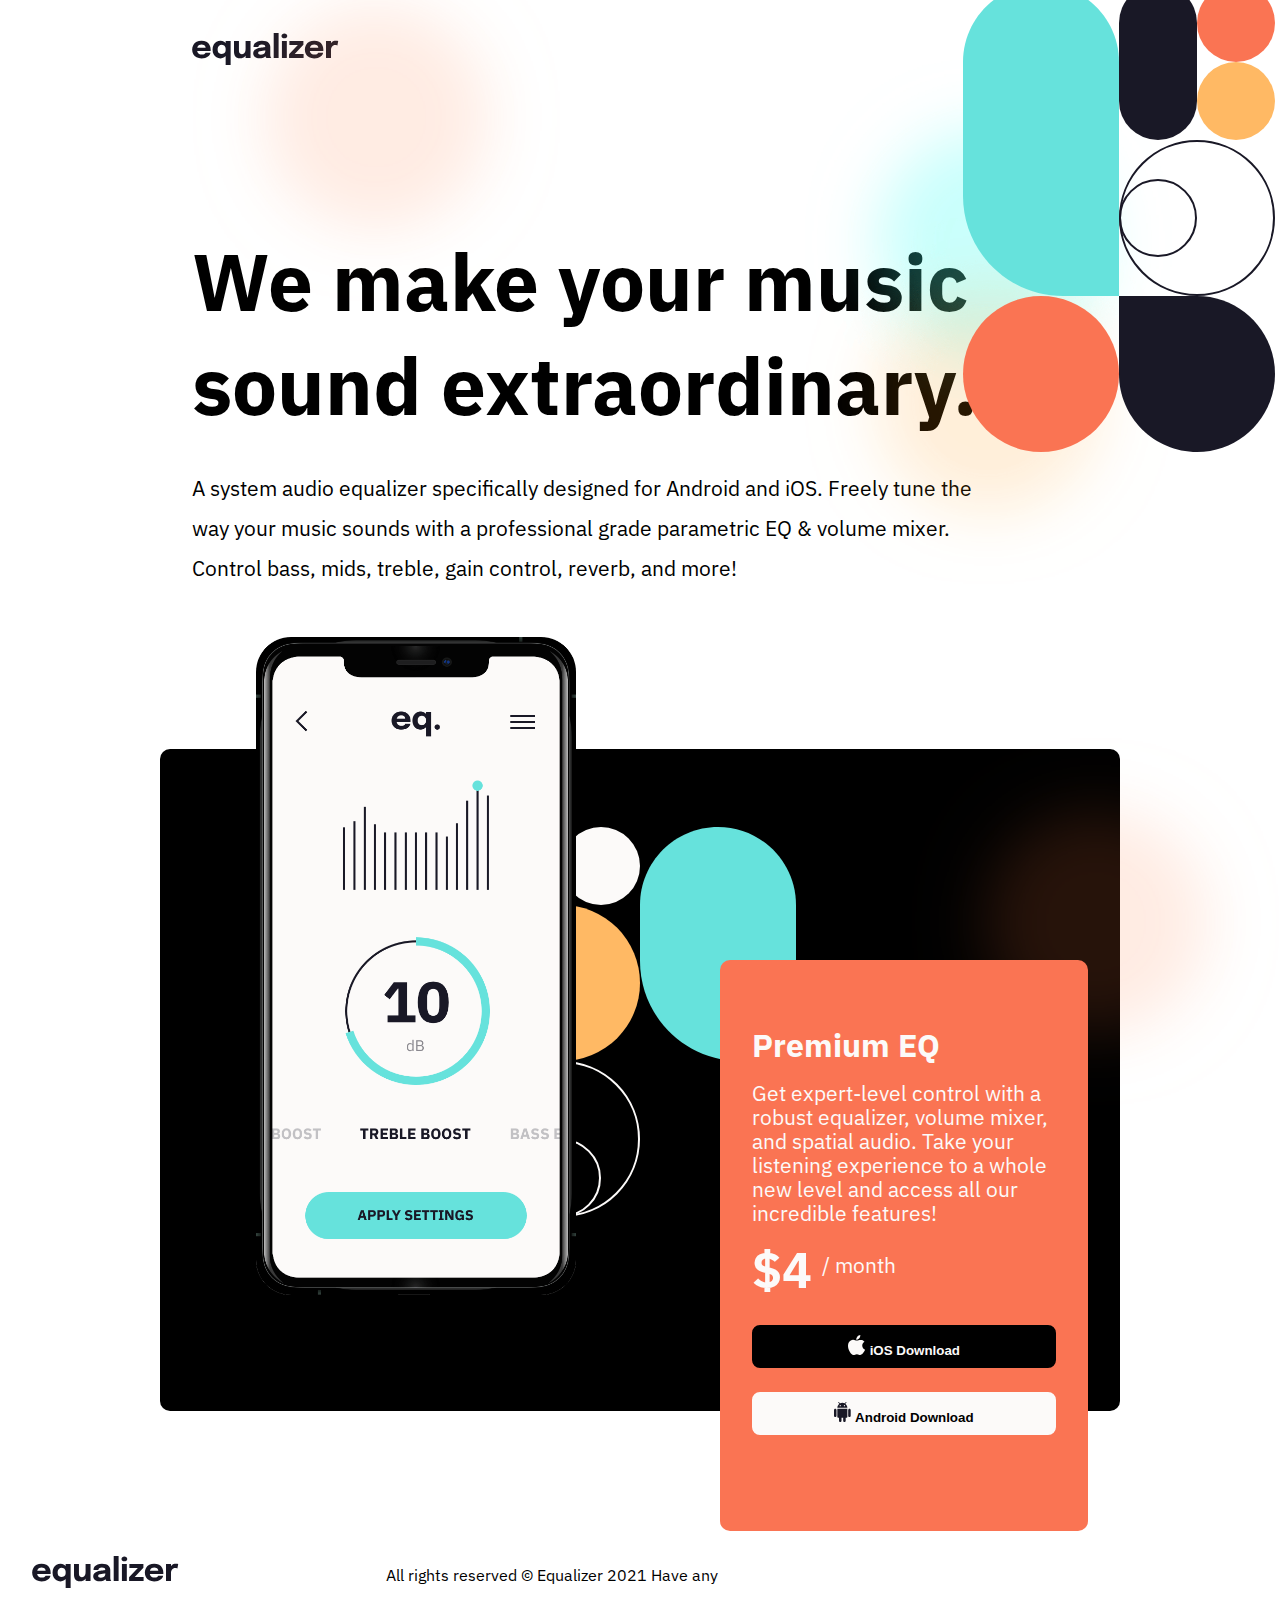
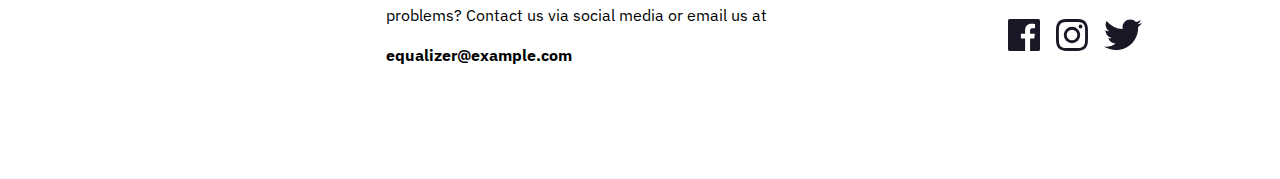
<file: index.html>
<!DOCTYPE html>
<html lang="en">
<head>
  <meta charset="UTF-8">
  <meta name="viewport" content="width=device-width, initial-scale=1.0">

  <link rel="icon" type="image/png" sizes="32x32" href="./assets/favicon-32x32.png">
  <link rel="stylesheet"  href="style.css">
  <link rel="preconnect" href="https://fonts.googleapis.com">
<link rel="preconnect" href="https://fonts.gstatic.com" crossorigin>
<link href="https://fonts.googleapis.com/css2?family=IBM+Plex+Sans:wght@400;700&display=swap" rel="stylesheet">
  
  <title>Frontend Mentor | Equalizer landing page</title>
</head>
<body>
  <div class="parent-container">
  <header>
    <div class="hero-container">
    <a href="#">
      <img alt="equalizer-logo" src="assets/logo.svg">
   </a>
   
   <h1>
    We make your music sound extraordinary.
   </h1>
   <p class="hero-text">
    A system audio equalizer specifically designed for Android and iOS. Freely tune the 
    way your music sounds with a professional grade parametric EQ & volume mixer. Control 
    bass, mids, treble, gain control, reverb, and more!
  
   </p>
  </div>
   <div class="background-shaded-container">
    <picture>
      <source media="(min-width:1000px)" srcset="assets/bg-main-desktop.png">
      <source media="(min-width:800px)" srcset="assets/bg-main-tablet.png">
      <img src="assets/bg-main-mobile.png" alt="shaded-background">
    </picture>
  </div> 
  <div class="pattern-1-container">
    <picture>
      <source media="(min-width:1000px)" srcset="assets/bg-pattern-1.svg">
      <source media="(min-width:800px)" srcset="assets/bg-pattern-1.svg">
      <img src="assets/bg-pattern-1.svg" alt="pattern-1">
    </picture>
  </div>
  </header>
  <main>
    <div></div>
    <div class="pattern-2-container">
      <picture>
        <source media="(min-width:1000px)" srcset="assets/bg-pattern-2.svg">
        <source media="(min-width:800px)" srcset="assets/bg-pattern-2.svg">
        <img src="assets/bg-pattern-2.svg" alt="pattern-2">
      </picture>
    </div>
    <div class="illustration-app-container">
      <picture>
        <source media="(min-width:1000px)" srcset="assets/illustration-app.png">
        <source media="(min-width:7800px)" srcset="assets/illustration-app.png">
        <img src="assets/illustration-app.png" alt="illustration-app">
      </picture>
    </div>
    <div class="premium-eq-main-container">
      <div class="premium-eq-container">
      <h1> Premium EQ</h1>
      <p class="hero-text">
        Get expert-level control with a robust equalizer, volume mixer, and spatial audio. Take 
        your listening experience to a whole new level and access all our incredible features!
      </p>
      <p class="price"><span style="font-weight: 700; font-size:50px; padding-right: 10px;">$4</span><span style="position: relative;top: -15px;">/ month</span></p>
      <div class="buttons">
      <button class="apple-button"><img src="assets/icon-apple.svg">  <b>iOS Download</b></button>
      <button class="android-button"><img src="assets/icon-android.svg"> <b>Android Download</b> </button>
    </div>
    </div>

    </div>
   

  </main>

  <footer>
    <a href="#">
      <img alt="equalizer-logo" src="assets/logo.svg">
   </a>
   <p class="hero-text">
    All rights reserved © Equalizer 2021
    Have any problems? Contact us via social media or email us at <b>equalizer@example.com</b>
   </p>
   <div class="social-media-icons">
      <img class="social-media-icons" src="assets/icon-facebook.svg">
      <img class="social-media-icons" src="assets/icon-instagram.svg">

      <img class="social-media-icons" src="assets/icon-twitter.svg">
   </div>

  </footer>

</div>

</body>
</html>
</file>
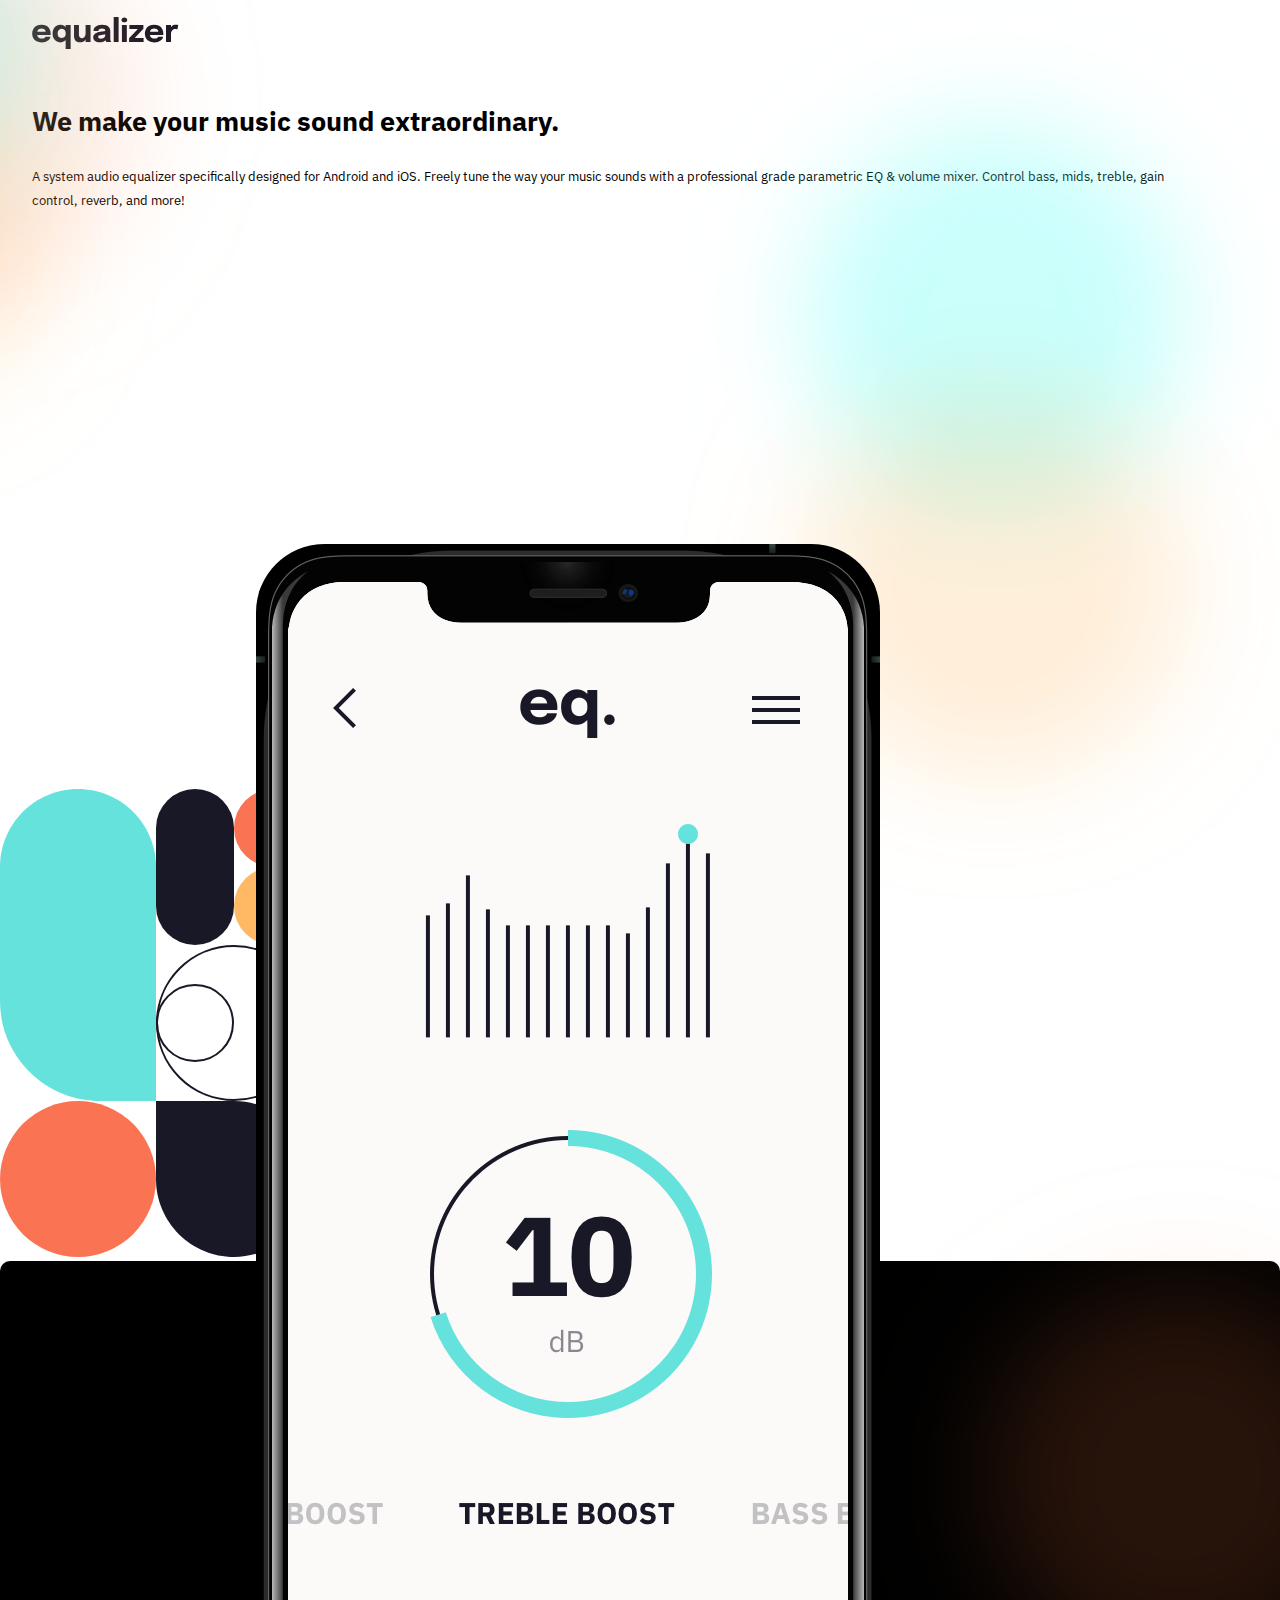
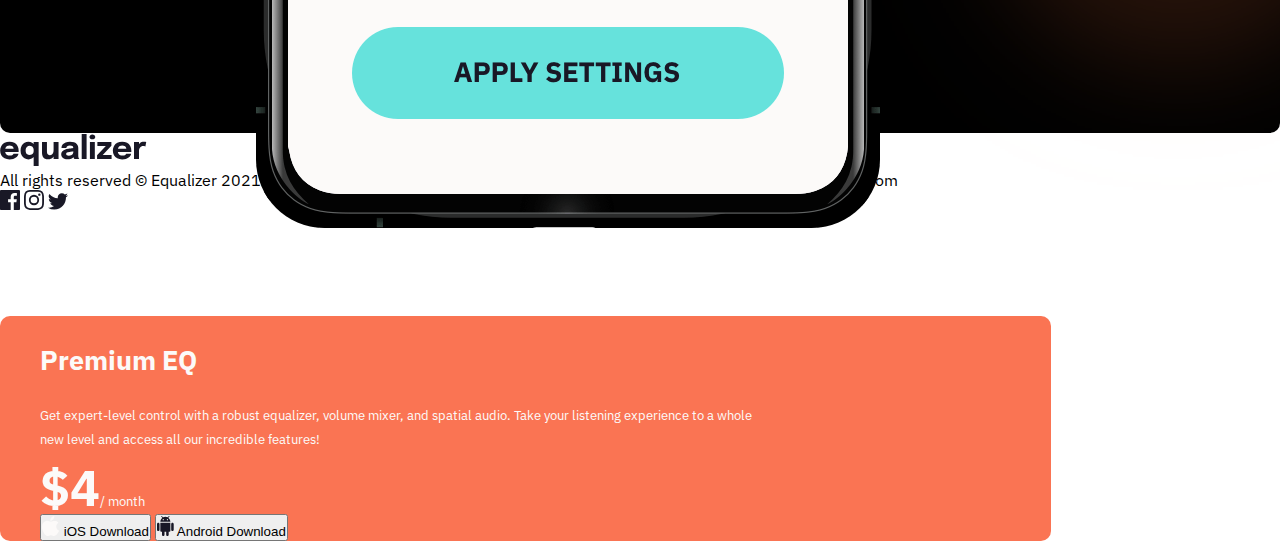
<file: starter-code/index.html>
<!DOCTYPE html>
<html lang="en">
<head>
  <meta charset="UTF-8">
  <meta name="viewport" content="width=device-width, initial-scale=1.0">

  <link rel="icon" type="image/png" sizes="32x32" href="./assets/favicon-32x32.png">
  <link rel="stylesheet"  href="../starter-code/style.css">
  <link rel="preconnect" href="https://fonts.googleapis.com">
<link rel="preconnect" href="https://fonts.gstatic.com" crossorigin>
<link href="https://fonts.googleapis.com/css2?family=IBM+Plex+Sans:wght@400;700&display=swap" rel="stylesheet">
  
  <title>Frontend Mentor | Equalizer landing page</title>
</head>
<body>
  <div class="parent-container">
  <header>
    <div class="hero-container">
    <a href="#">
      <img alt="equalizer-logo" src="../assets/logo.svg">
   </a>
   
   <h1>
    We make your music sound extraordinary.
   </h1>
   <p class="hero-text">
    A system audio equalizer specifically designed for Android and iOS. Freely tune the 
    way your music sounds with a professional grade parametric EQ & volume mixer. Control 
    bass, mids, treble, gain control, reverb, and more!
  
   </p>
  </div>
   <div class="background-shaded-container">
    <picture>
      <source media="(min-width:1000px)" srcset="../assets/bg-main-desktop.png">
      <source media="(min-width:700px)" srcset="../assets/bg-main-tablet.png">
      <img src="../assets/bg-main-mobile.png" alt="shaded-background">
    </picture>
  </div> 
  <div class="pattern-1-container">
    <picture>
      <source media="(min-width:1000px)" srcset="../assets/bg-pattern-1.svg">
      <source media="(min-width:700px)" srcset="../assets/bg-pattern-1.svg">
      <img src="../assets/bg-pattern-1.svg" alt="pattern-1">
    </picture>
  </div>
  </header>
  <main>
    <div class="pattern-2-container">
      <picture>
        <source media="(min-width:1000px)" srcset="../assets/bg-pattern-2.svg">
        <source media="(min-width:700px)" srcset="../assets/bg-pattern-2.svg">
        <img src="../assets/bg-pattern-2.svg" alt="pattern-2">
      </picture>
    </div>
    <div class="illustration-app-container">
      <picture>
        <source media="(min-width:1000px)" srcset="../assets/illustration-app.png">
        <source media="(min-width:700px)" srcset="../assets/illustration-app.png">
        <img src="../assets/illustration-app.png" alt="illustration-app">
      </picture>
    </div>
    <div class="premium-eq-main-container">
      <div class="premium-eq-container">
      <h1> Premium EQ</h1>
      <p class="hero-text">
        Get expert-level control with a robust equalizer, volume mixer, and spatial audio. Take 
        your listening experience to a whole new level and access all our incredible features!
      </p>
      <p class="price"><span style="font-weight: 700; font-size:50px;">$4</span>/ month</p>
      <button><img src="../assets/icon-apple.svg">  iOS Download</button>
      <button><img src="../assets/icon-android.svg">  Android Download</button>
    </div>

    </div>
    <footer>
      <a href="#">
        <img alt="equalizer-logo" src="../assets/logo.svg">
     </a>
     <p class="hero-text">
      All rights reserved © Equalizer 2021
      Have any problems? Contact us via social media or email us at equalizer@example.com
     </p>
     <img src="../assets/icon-facebook.svg">
     <img src="../assets/icon-instagram.svg">
  
     <img src="../assets/icon-twitter.svg">
  
  
    </footer>

  </main>

</div>

  


 

 

  


 

 

</body>
</html>
</file>
<file: style.css>
*{
    padding: 0;
    margin:0;
    box-sizing: border-box;
}

body{
    font-size:16px;
    font-family: 'IBM Plex Sans', sans-serif;
    height:auto
   
}
/* ----------------------------------------------Header and Herotext starting ------------------------------------------------------ */
header{
    max-width:24rem ;
}

.hero-container{
    margin-top: 1rem;
    margin-left: 2rem;
}
.hero-container h1{
    max-width: 19rem;
    margin-top: 3rem;
   
}

.hero-container p{
    max-width: 18rem;
    margin-top: 2rem;
    line-height: 1.5rem;
    font-size: 0.8rem;
    margin-bottom: 10rem;
}

.background-shaded-container img{
    position: absolute;
    max-width: 100%;
    height: auto;
   top:-7rem;
  
}
.pattern-1-container{
    display: none;
}

/* ------------------------------------------Main container starting ------------------------------------------------------------------------------------------------------*/

main{
    max-width:24rem;
    display: grid;
    grid-template-columns:4rem 16rem 4rem ;
    grid-template-rows: auto;
   
   
   
}

/* -------------------------pattern in black background-------------------------------------------------------------------------------- */
.pattern-2-container{
    display: flex;
    justify-content: center;
    max-width:24rem;
    background-color: black;
    grid-column: 1/4;
    grid-row: 1/4;
    border-radius: 10px;
    overflow: hidden;
}

/*-----------------------------------mobile app----------------------------------------------------------------------------------- */
.illustration-app-container{ 
    max-width:20rem;
    grid-column: 2/3;
    grid-row:1/3 ;
    position: relative;
    top:-7rem;
   

}
.illustration-app-container img{
    max-width: 90%;
    height: auto;
}

/* ------------------------------------orange container starting---------------------------------------------------------------- */
.premium-eq-main-container{
    max-width:24rem;
    
    background-color: #FA7453;
    grid-column: 1/4;
    grid-row: 4/5;
    position: relative;
    top:-4rem;
    border-radius: 10px;
   
}
.premium-eq-container{
    max-width: 19rem;
    color: #FCFAF9;
    margin-top: 1rem;
    margin-left: 2rem;
}
.premium-eq-container h1{
    font-size: 1.6rem;
    margin-bottom: 1rem;
}

.premium-eq-container p{
    line-height: 1.5rem;
    font-size: 0.8rem;
    margin-bottom: 2rem;
}
/* -------------------------------------------- buttons Starting---------------------------------------------------------------- */
.buttons{
    display: flex;
    flex-direction: column;
    justify-content: center;
}

.apple-button{
    background-color: black;
    color: #FCFAF9;
    padding: 0.5rem 1rem;
    margin-bottom: 1rem;
    border-radius: 0.5rem;
    text-align: center;
    border: 2px solid black;
}

.apple-button:hover{
background-color: #66E2DC;
cursor: pointer;
border: 2px #66E2DC solid;
}
.android-button{
    background-color:#FCFAF9;
    color: black;
    padding: 0.5rem 1rem;
    margin-bottom: 2rem;
    border-radius: 0.5rem;
    text-align: center;
    border: 2px solid #FCFAF9;
}
.android-button:hover{
    background-color: #FFB964;
    cursor: pointer;
    border: 2px solid #FFB964;
}

/*--------------------------------------- Footer Area Starting -----------------------------------------------------------------------*/

footer{

    max-width: 19rem;
    margin-top: 1rem;
    margin-left: 2rem;
}

footer a img{
    margin-bottom: 1rem;
}

footer p{
    line-height: 1.5rem;
    font-size: 0.8rem;
    margin-bottom: 3rem;
}

.social-media-icons{
    max-width: 5rem;
    display: flex;
    justify-content: space-between;
    margin-bottom: 4rem;
}
.social-media-icons:hover{
  color: #FA7453;

    cursor: pointer;
}

/* ------------------------------------ Media tablet Query starting--------------------------------------------------------------------- */

@media(min-width:800px)
{
    header{
        max-width:50rem ;
    }

    .hero-container h1{
        font-size: 3rem;
        max-width: 20rem;
        margin-top: 3rem;
       
    }
    .hero-container p{
        font-size: 1rem;
        max-width: 29rem;
    }

    .background-shaded-container{
        position: relative;
        top:-39rem;
        left:-7rem;
    }

    .background-shaded-container img{
        
        max-width: 100%;
        height: auto;
    }
   .pattern-1-container{
    display: block;
    position: absolute;
    top:-2rem;
    right:-2rem;
   }

    .pattern-1-container img{
       
        max-width:17rem;
       

    }

    /* ------------------------------------------Main container starting ------------------------------------------------------------------------------------------------------*/

main{
    max-width:50rem;
    display: grid;
    grid-template-columns:16rem 16rem 16rem ;
    margin-bottom: 9rem;
   
   
   
}

    /* -------------------------pattern in black background-------------------------------------------------------------------------------- */
.pattern-2-container{
    
    max-width:48rem;
    grid-column: 1/4;
   
   
}

/*-----------------------------------mobile app----------------------------------------------------------------------------------- */
.illustration-app-container{ 
    max-width:20rem;
    grid-column: 1/2;
    
    position: relative;
     left:6rem;
   

}
.illustration-app-container img{
    max-width: 100%;
    height: auto;
}

/* ------------------------------------orange container starting---------------------------------------------------------------- */
.premium-eq-main-container{
    max-width:25rem;
    
    background-color: #FA7453;
    grid-column: 2/4;
    position: absolute;
    top:48rem;
    left:16rem;
    border-radius: 10px;
   
}
.premium-eq-container{
    max-width: 19rem;
    color: #FCFAF9;
    margin:1rem 2rem;
}
.premium-eq-container h1{
    font-size: 1.6rem;
    margin-bottom: 1rem;
}

.premium-eq-container p{
    line-height: 1.5rem;
    font-size: 0.8rem;
    margin-bottom: 2rem;
}
/* -------------------------------------------- buttons Starting---------------------------------------------------------------- */
.buttons{
    display: flex;
    flex-direction: column;
    justify-content: center;
}

.apple-button{
   
    margin-bottom: 1.5rem;
   
}
.android-button{
  
    margin-bottom: 2rem;
    
}
.apple-button:hover{
    background-color: #66E2DC;
    cursor: pointer;
    border: 2px #66E2DC solid;
    }
    .android-button{
        background-color:#FCFAF9;
        color: black;
        padding: 0.5rem 1rem;
        margin-bottom: 2rem;
        border-radius: 0.5rem;
        text-align: center;
        border: 2px solid #FCFAF9;
    }
    .android-button:hover{
        background-color: #FFB964;
        cursor: pointer;
        border: 2px solid #FFB964;
    }
}
/* ------------------------------------ Media tablet Query ending------------------------------------------------------------------*/
/* ------------------------------------ Media desktop Query starting------------------------------------------------------------------*/

@media(min-width:1200px)
{

    header{
        max-width:75rem ;
        margin-left: 10rem;
        margin-top: 2rem;
    }

    .hero-container h1{
        font-size: 5rem;
        max-width: 60rem;
        margin-top: 10rem;
       
    }
    .hero-container p{
        font-size: 1.3rem;
        line-height: 2.5rem;
        max-width: 49rem;
    }

    .background-shaded-container{
        position: relative;
        top:-45rem;
        left:1rem;
    }

    .background-shaded-container img{
        
        max-width: 100%;
        height: auto;
    }
   .pattern-1-container{
    display: block;
    position: absolute;
    top:-1rem;
    right:0.3rem;
   }

    .pattern-1-container img{
       
        max-width:20rem;
       

    }

    /* ------------------------------------------Main container starting ------------------------------------------------------------------------------------------------------*/

main{
    max-width:75rem;
    display: grid;
    grid-template-columns:25rem 25rem 25rem ;
    margin-bottom: 9rem;
    margin-left: 10rem;
   
   
   
}

    /* -------------------------pattern in black background-------------------------------------------------------------------------------- */
.pattern-2-container{
    
    max-width:60rem;
    grid-column: 1/4;
   
   
}

/*-----------------------------------mobile app----------------------------------------------------------------------------------- */
.illustration-app-container{ 
    max-width:20rem;
    grid-column: 1/2;
    
    position: relative;
     left:6rem;
   

}
.illustration-app-container img{
    max-width: 100%;
    height: auto;
}

/* ------------------------------------orange container starting---------------------------------------------------------------- */
.premium-eq-main-container{
    max-width:25rem;
    
    background-color: #FA7453;
    grid-row: 4;
   
    position: absolute;
    top:60rem;
    left:45rem;
    border-radius: 10px;
   
}
.premium-eq-container{
    max-width: 19rem;
    color: #FCFAF9;
    margin:4rem 2rem;
}
.premium-eq-container h1{
    font-size: 2rem;
    margin-bottom: 1rem;
}

.premium-eq-container p{
    line-height: 1.5rem;
    font-size: 1.3rem;
    margin-bottom: 2rem;
}
/* -------------------------------------------- buttons Starting---------------------------------------------------------------- */
.buttons{
    display: flex;
    flex-direction: column;
    justify-content: center;
}

.apple-button{
   
    margin-bottom: 1.5rem;
   
}
.android-button{
  
    margin-bottom: 0rem;
    
}

/*--------------------------------------- Footer Area Starting -----------------------------------------------------------------------*/

footer{

    max-width: 65rem;
    
    margin-left: 2rem;
    display: flex;
    justify-content: space-between;
    margin-top: 3rem;
}

footer a img{
    margin-bottom: 1rem;
}

footer p{
    max-width: 25rem;
    line-height: 2.5rem;
    font-size: 1rem;
    margin-bottom: 3rem;
}

.social-media-icons{
    
    display: flex;
    justify-content: space-between;
    margin-top: 2rem;
    
}
.social-media-icons img {
    max-width: 100%;
    height: 32px;
    margin-left: 1rem;
}

.apple-button:hover{
    background-color: #66E2DC;
    cursor: pointer;
    border: 2px #66E2DC solid;
    }
    .android-button{
        background-color:#FCFAF9;
        color: black;
        padding: 0.5rem 1rem;
        margin-bottom: 2rem;
        border-radius: 0.5rem;
        text-align: center;
        border: 2px solid #FCFAF9;
    }
    .android-button:hover{
        background-color: #FFB964;
        cursor: pointer;
        border: 2px solid #FFB964;
    }

}
</file>
<file: starter-code/style.css>
*{
    padding: 0;
    margin:0;
    box-sizing: border-box;
}

body{
    font-size:16px;
    font-family: 'IBM Plex Sans', sans-serif;
    height:auto
   
}

h1{
    font-size: 1.7rem;
    font-weight: 700;
    line-height: 2.5rem;
}

.hero-container{
    max-width: 90%;
    margin-left: 2rem;
    margin-right: 2rem;
    

}
.hero-container img{
    margin-top: 1rem;
}
.hero-container h1{
    margin-top: 3rem;
}

.hero-container p{
    margin-top:1.5rem;
    font-size: 0.8rem;
    line-height: 1.5rem;
    margin-bottom: 50%;
}
.parent-container{
    position: relative;
}
.background-shaded-container{
    position: absolute;
    background-image: url("../assets/bg-main-mobile.png");
    background-repeat: no-repeat;
    top: -15rem;
    right:-15rem
   
}

.pattern-1-container{
    display: none;
}

.pattern-2-container{
    background-color: black;
    border-radius: 10px;
    overflow: hidden;
    display: flex;
    justify-content: center;
}

.illustration-app-container img{
    position: absolute;
    max-width: 60%;
    height: auto;
    top:30%;
    left:20%;
}

.premium-eq-main-container{
    background-color: #FA7453;
    color: #FCFAF9;
    border-radius: 10px;
    
    position: absolute;
    bottom: -18%;
   

}

.premium-eq-container{
  
    max-width: 70%;
    margin-left: 2.5rem;
    margin-right: 1rem;
    
}
.premium-eq-container h1{
    padding-top: 1.5rem;
}

.premium-eq-container p{
    margin-top: 1.5rem;
    font-size: 0.8rem;
    line-height: 1.5rem;
}

@media (min-width:700px) {

    .pattern-1-container{
        display: block;
    }  
    
}
</file>
